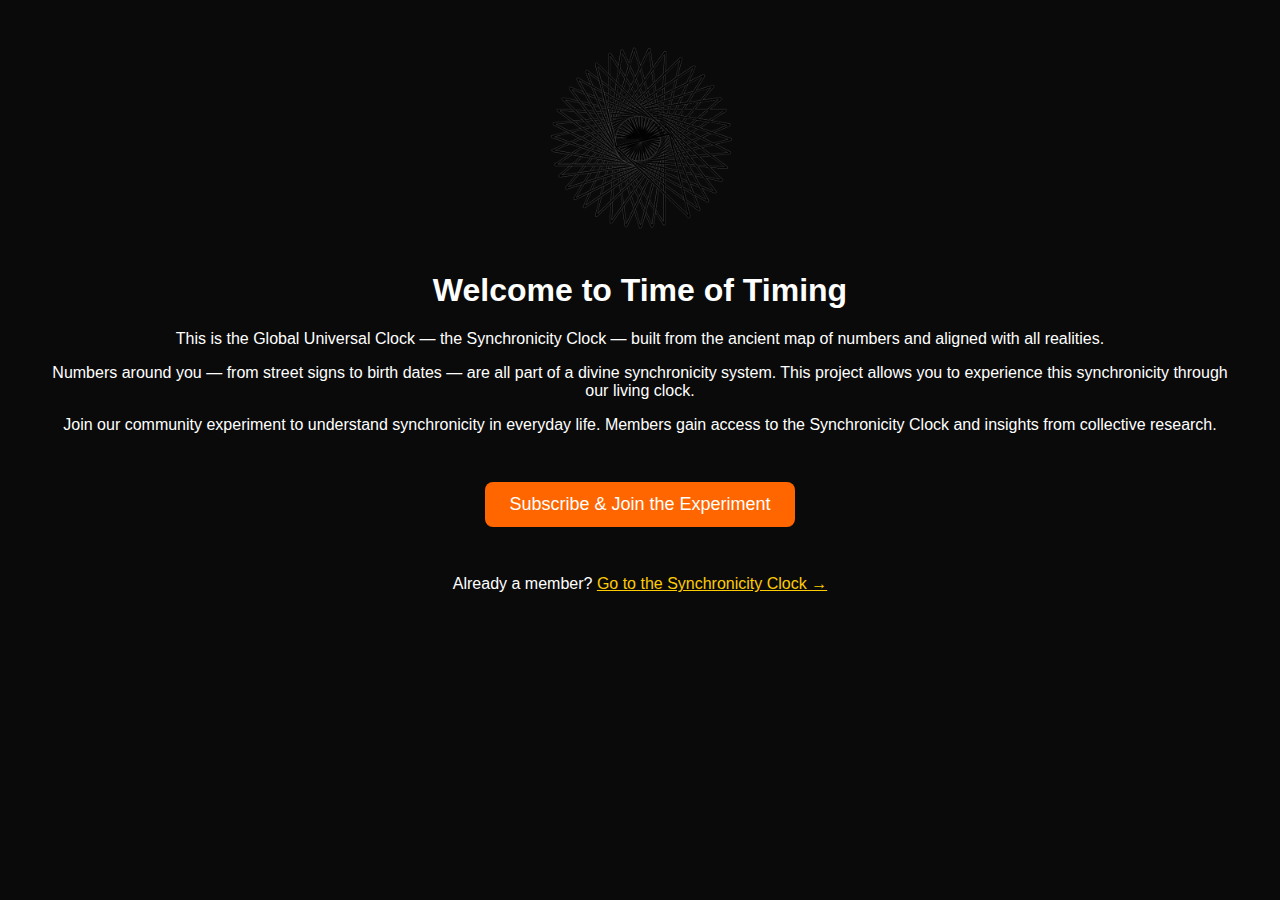
<file: index.html>
<!DOCTYPE html>
<html lang="en">
<head>
  <meta charset="UTF-8" />
  <meta name="viewport" content="width=device-width, initial-scale=1.0" />
  <title>Time of Timing</title>
  <link rel="stylesheet" href="styles.css" />
</head>
<body class="dark-theme">
  <div class="container">
    <img src="Untitled_design__1_-removebg-preview.png" alt="Time of Timing Logo" style="max-width: 200px; display: block; margin: 0 auto 2rem;">
    <h1>Welcome to Time of Timing</h1>
    <p>This is the Global Universal Clock — the Synchronicity Clock — built from the ancient map of numbers and aligned with all realities.</p>
    <p>Numbers around you — from street signs to birth dates — are all part of a divine synchronicity system. This project allows you to experience this synchronicity through our living clock.</p>
    <p>Join our community experiment to understand synchronicity in everyday life. Members gain access to the Synchronicity Clock and insights from collective research.</p>

    <a href="subscribe.html" class="button">Subscribe & Join the Experiment</a>

    <p>Already a member? <a href="clock.html">Go to the Synchronicity Clock →</a></p>
  </div>
</body>
</html>
</file>
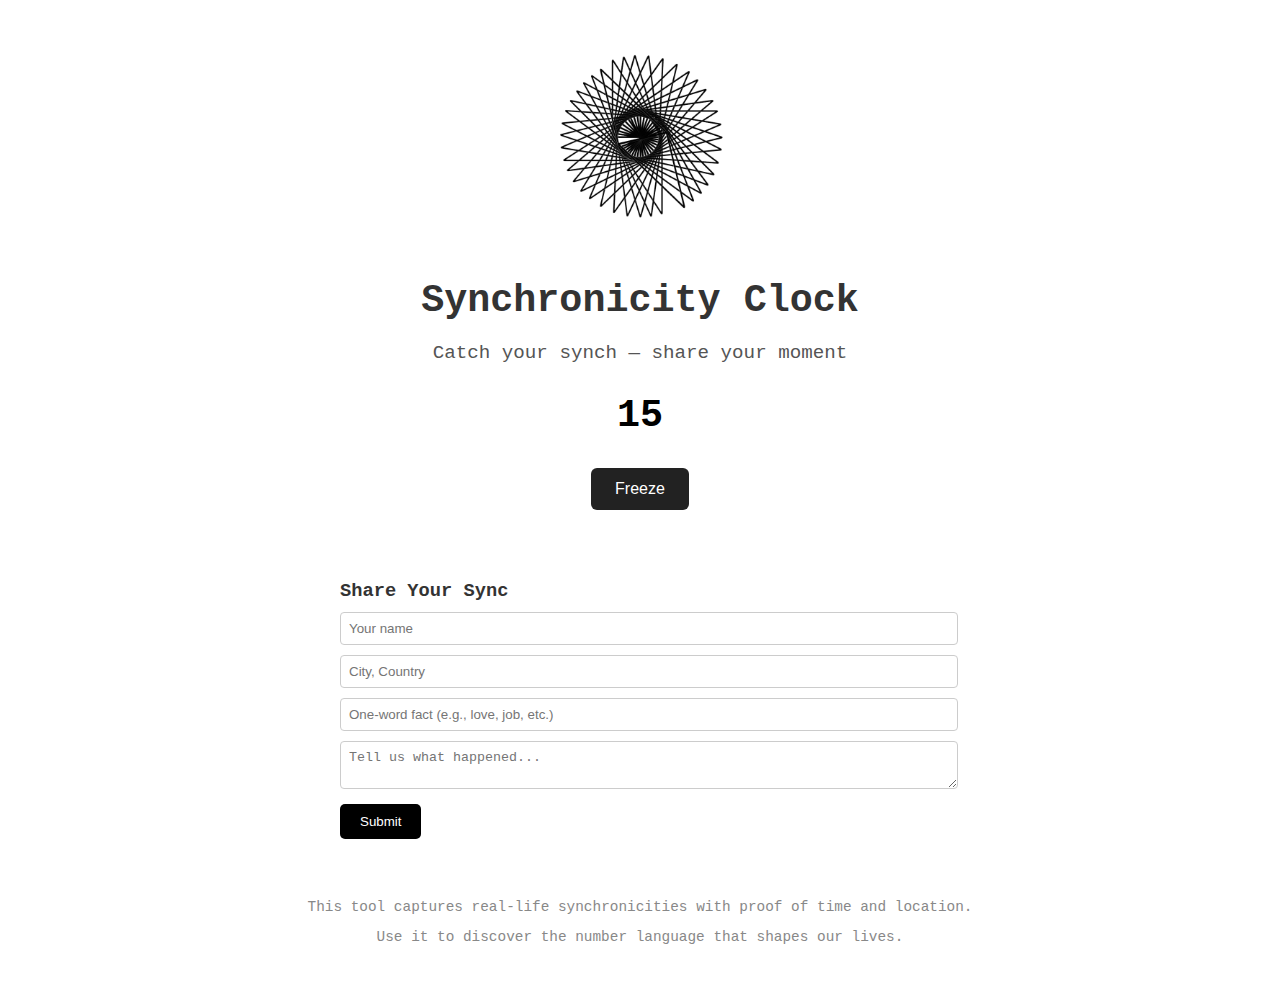
<file: sync-clock.html>
<!DOCTYPE html>
<html lang="en">
<head>
  <meta charset="UTF-8" />
  <meta name="viewport" content="width=device-width, initial-scale=1.0" />
  <title>Synchronicity Clock - Light Version</title>
  <style>
    body {
      background-color: #ffffff;
      color: #111111;
      font-family: 'Courier New', monospace;
      text-align: center;
      padding: 40px 20px;
    }

    .logo {
      max-width: 180px;
      margin-bottom: 20px;
    }

    h1 {
      font-size: 2.4em;
      margin-bottom: 10px;
      color: #333;
    }

    .subtitle {
      font-size: 1.2em;
      color: #555;
      margin-bottom: 30px;
    }

    .clock-container {
      font-size: 2.4em;
      font-weight: bold;
      color: #000;
      margin: 20px auto 30px auto;
      word-break: break-word;
    }

    #freeze-btn {
      background-color: #222;
      color: white;
      border: none;
      padding: 12px 24px;
      font-size: 1em;
      cursor: pointer;
      border-radius: 6px;
      margin-bottom: 30px;
    }

    #freeze-btn:disabled {
      background-color: #888;
      cursor: not-allowed;
    }

    .chat-box {
      margin-top: 40px;
      max-width: 600px;
      margin-left: auto;
      margin-right: auto;
      text-align: left;
    }

    .chat-box h3 {
      color: #333;
      margin-bottom: 10px;
    }

    .chat-entry {
      border-bottom: 1px solid #ddd;
      padding: 10px 0;
    }

    .library {
      margin-top: 60px;
      font-size: 0.9em;
      color: #888;
    }

    input, textarea {
      width: 100%;
      padding: 8px;
      margin-bottom: 10px;
      border: 1px solid #ccc;
      border-radius: 4px;
    }

    button.submit-btn {
      background-color: #000;
      color: white;
      padding: 10px 20px;
      border: none;
      border-radius: 5px;
      cursor: pointer;
    }
  </style>
</head>
<body>
  <img src="Untitled_design__1_-removebg-preview.png" alt="Humanumeria Logo" class="logo" />
  <h1>Synchronicity Clock</h1>
  <p class="subtitle">Catch your synch — share your moment</p>

  <div class="clock-container" id="clock-sequence"></div>
  <button id="freeze-btn">Freeze</button>

  <div class="chat-box">
    <h3>Share Your Sync</h3>
    <input type="text" id="name" placeholder="Your name" />
    <input type="text" id="location" placeholder="City, Country" />
    <input type="text" id="fact" placeholder="One-word fact (e.g., love, job, etc.)" />
    <textarea id="comment" placeholder="Tell us what happened..."></textarea>
    <button class="submit-btn" onclick="submitComment()">Submit</button>
    <div id="chat-log"></div>
  </div>

  <div class="library">
    <p>This tool captures real-life synchronicities with proof of time and location.</p>
    <p>Use it to discover the number language that shapes our lives.</p>
  </div>

  <script>
    let syncPairs = [11];
    let frozen = false;

    function incrementPair(pair) {
      let tens = Math.floor(pair / 10);
      let ones = pair % 10;

      if (ones < 9) ones++;
      else {
        ones = 1;
        if (tens < 9) tens++;
        else tens = 1;
      }

      return tens * 10 + ones;
    }

    function updateSyncClock() {
      if (frozen) return;

      for (let i = 0; i < syncPairs.length; i++) {
        syncPairs[i] = incrementPair(syncPairs[i]);
      }

      if (syncPairs[syncPairs.length - 1] === 99) {
        syncPairs.push(11);
      }

      document.getElementById("clock-sequence").textContent = syncPairs.join(":");
    }

    setInterval(updateSyncClock, 150);

    document.getElementById("freeze-btn").addEventListener("click", () => {
      frozen = true;
      document.getElementById("freeze-btn").disabled = true;
      document.getElementById("freeze-btn").textContent = "Frozen at " + syncPairs.join(":");
    });

    function submitComment() {
      const name = document.getElementById("name").value || "Anonymous";
      const location = document.getElementById("location").value || "Unknown";
      const fact = document.getElementById("fact").value || "-";
      const comment = document.getElementById("comment").value || "No comment";
      const time = syncPairs.join(":");

      const log = document.getElementById("chat-log");
      const entry = document.createElement("div");
      entry.className = "chat-entry";
      entry.innerHTML = `<strong>${name}</strong> (${location}) [${fact}]<br><em>${comment}</em><br><small>Sync Pair: ${time}</small>`;
      log.prepend(entry);

      document.getElementById("name").value = "";
      document.getElementById("location").value = "";
      document.getElementById("fact").value = "";
      document.getElementById("comment").value = "";
    }
  </script>
</body>
</html>
</file>
<file: styles.css>
body.dark-theme {
  background-color: #0a0a0a;
  color: #ffffff;
  font-family: Arial, sans-serif;
  padding: 2rem;
  text-align: center;
}

.button {
  display: inline-block;
  padding: 12px 24px;
  margin: 2rem 0;
  background-color: #ff6600;
  color: #fff;
  text-decoration: none;
  border-radius: 8px;
  font-size: 18px;
}

a {
  color: #ffcc00;
}
</file>
